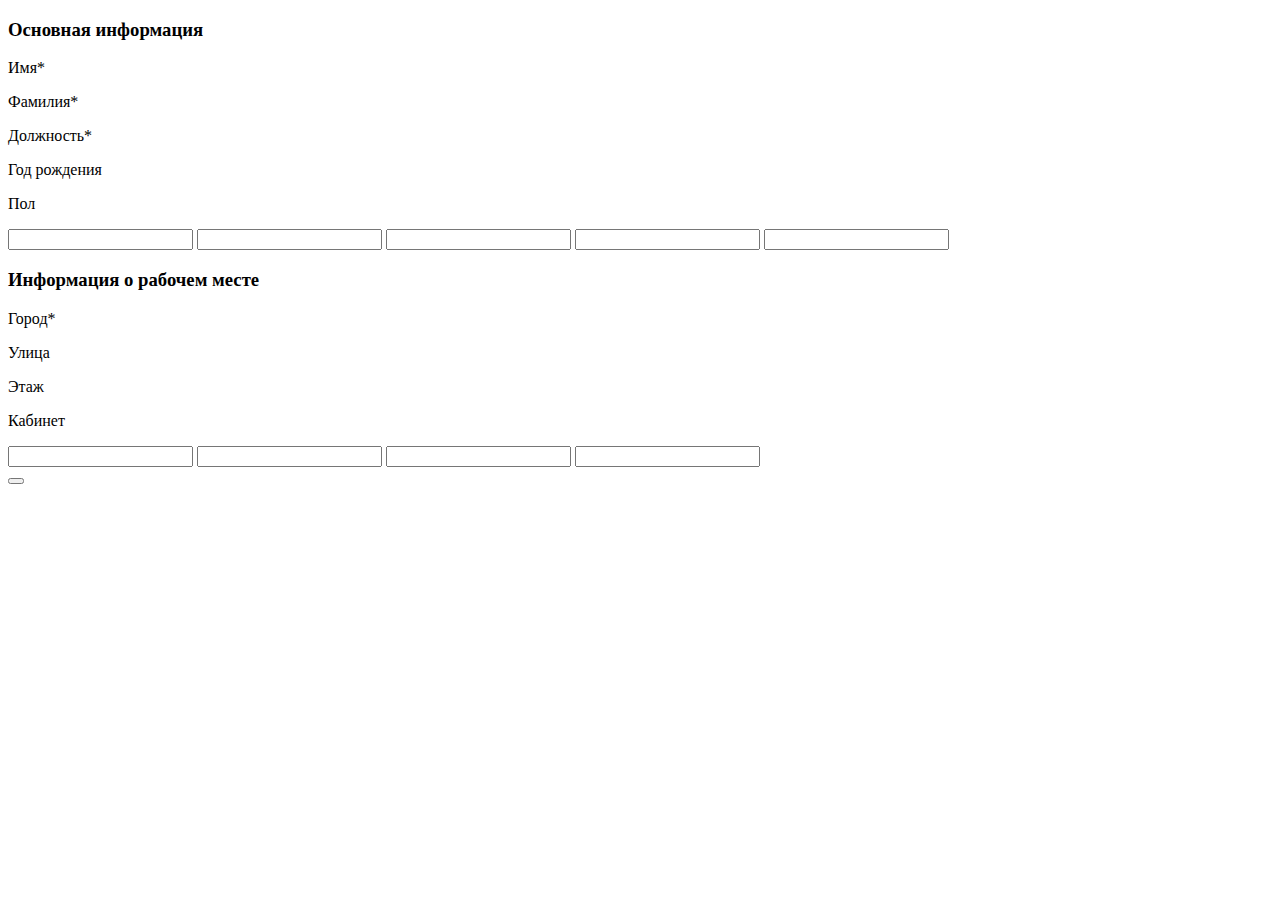
<file: src/main/resources/templates/activation.html>
<!DOCTYPE html>
<html xmlns:th="http://www.thymeleaf.org">
<head>
    <meta charset="UTF-8">
    <title>Активация</title>
    <link rel="stylesheet" th:href="@{/activationStyle.css}" />
    <link rel="stylesheet" th:href="@{/style.css}" />
    <link rel="preconnect" href="https://fonts.googleapis.com">
    <link rel="preconnect" href="https://fonts.gstatic.com" crossorigin>
    <link href="https://fonts.googleapis.com/css2?family=Jura:wght@300..700&family=Montserrat+Alternates:ital,wght@0,100;0,200;0,300;0,400;0,500;0,600;0,700;0,800;0,900;1,100;1,200;1,300;1,400;1,500;1,600;1,700;1,800;1,900&family=Montserrat:ital,wght@0,100..900;1,100..900&family=Nunito:ital,wght@0,200..1000;1,200..1000&family=Open+Sans:ital,wght@0,300..800;1,300..800&family=Sour+Gummy:ital,wght@0,100..900;1,100..900&display=swap" rel="stylesheet">
</head>
<body>
    <div class="container">
        <div th:replace="~{staticElement :: navbar}">

        </div>

        <div th:replace="~{staticElement :: sidebar}">

        </div>

        <form class="mainContentContainer" th:action="@{/activation}" method="post">
            <div class="mainInfo">
                <input type="hidden" name="userId" th:value="${userId}">
                <h3>Основная информация</h3>

                <div class="staticData">
                    <p>Имя*</p>
                    <p>Фамилия*</p>
                    <p>Должность*</p>
                    <p>Год рождения</p>
                    <p>Пол</p>
                </div>

                <div class="dynamicData">
                    <input type="text" name="firstName" required>
                    <input type="text" name="lastName" required>
                    <input type="text" name="position" required>
                    <input type="text" name="dob">
                    <input type="text" name="gender">
                </div>
            </div>

            <div class="placeInfo">
                <h3>Информация о рабочем месте</h3>

                <div class="staticData">
                    <p>Город*</p>
                    <p>Улица</p>
                    <p>Этаж</p>
                    <p>Кабинет</p>
                </div>

                <div class="dynamicData">
                    <input type="text" name="city" required>
                    <input type="text" name="street">
                    <input type="text" name="officeFloor">
                    <input type="text" name="officeNumber">
                </div>
            </div>
            <div class="confirm">
                <button type="submit"></button>
            </div>
        </form>
    </div>
</body>
</html>
</file>
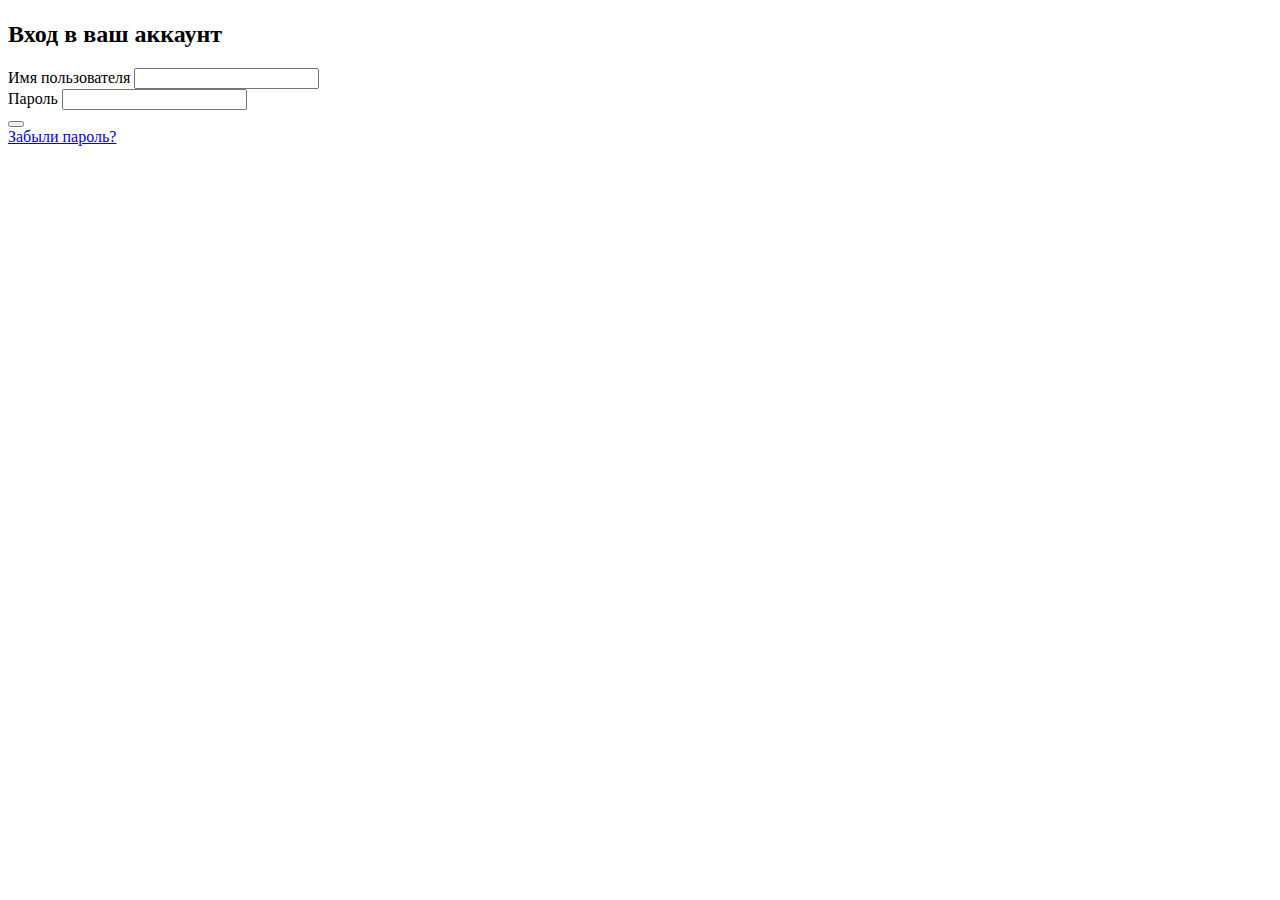
<file: src/main/resources/templates/auth.html>
<!DOCTYPE html>
<html xmlns:th="http://www.thymeleaf.org" >
    <head>
        <meta charset="UTF-8"/>
        <title>Регистрация</title>
        <link rel="stylesheet" th:href="@{/authStyle.css}" />
        <link rel="preconnect" href="https://fonts.googleapis.com">
        <link rel="preconnect" href="https://fonts.gstatic.com" crossorigin>
        <link href="https://fonts.googleapis.com/css2?family=Jura:wght@300..700&family=Montserrat+Alternates:ital,wght@0,100;0,200;0,300;0,400;0,500;0,600;0,700;0,800;0,900;1,100;1,200;1,300;1,400;1,500;1,600;1,700;1,800;1,900&family=Montserrat:ital,wght@0,100..900;1,100..900&family=Nunito:ital,wght@0,200..1000;1,200..1000&family=Open+Sans:ital,wght@0,300..800;1,300..800&family=Sour+Gummy:ital,wght@0,100..900;1,100..900&display=swap" rel="stylesheet">
    </head>

    <body>
      <div class="container">

        <div class="timeDependentImage">
          <!-- <img src="#"> -->
        </div>

        <div class="authField">

          <div class="helloTimeDependentText">
            <h1 th:text="${today}"></h1>
          </div>

          <div class="authForm">
            <h2>Вход в ваш аккаунт</h2>
            
            <div class="usernameInput">
              <label for="username">Имя пользователя</label>
              <input type="text" id="username" name="username" required> 
            </div>

            <div class="passwordInput">
              <label for="username">Пароль</label>
              <input type="password" id="password" name="password" required>
            </div>
          </div>

          <div class="confirmButton">
            <button></button>
            <div><a href="#">Забыли пароль?</a></div>
          </div>

        </div>
      </div>
    </body>
</html>
</file>
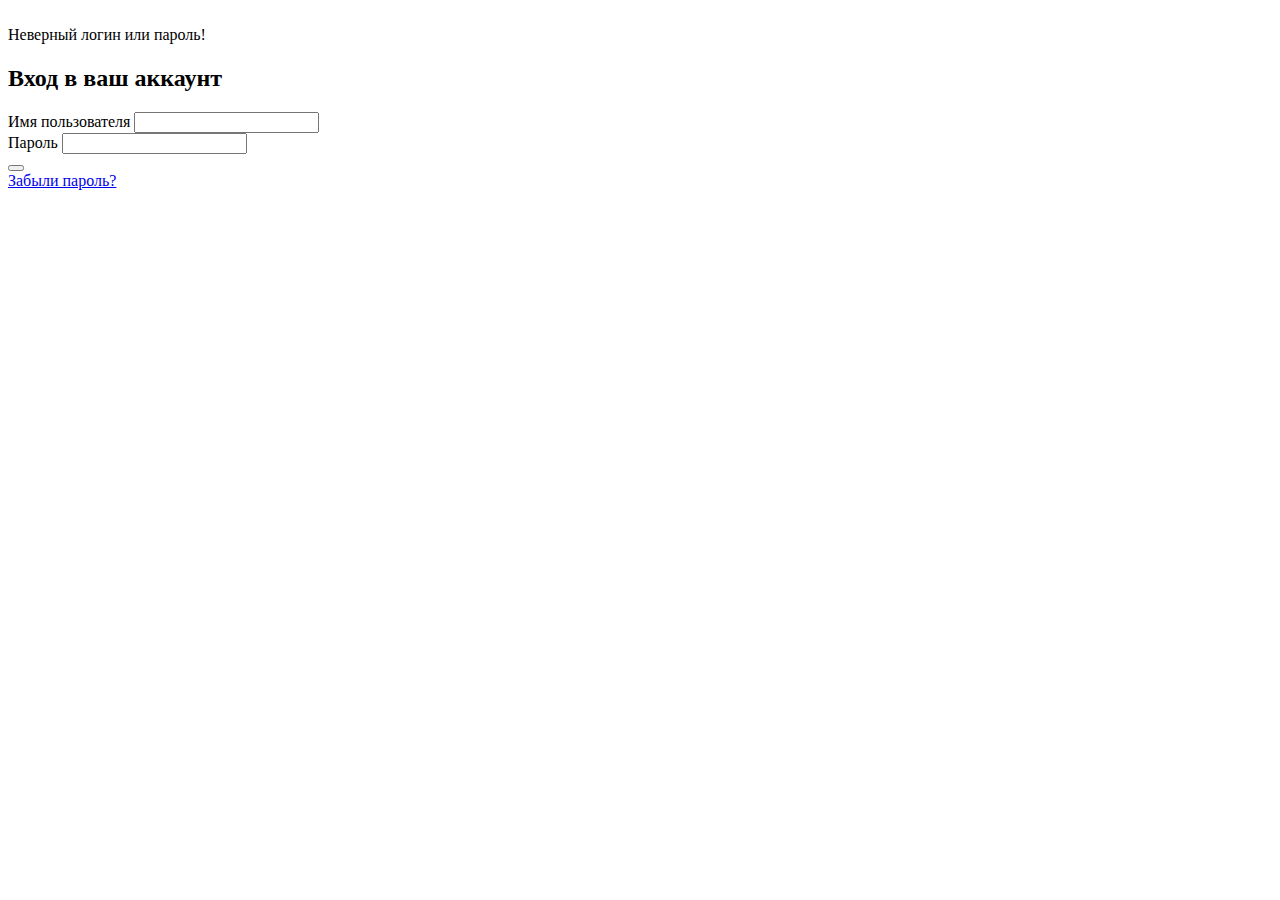
<file: src/main/resources/templates/login.html>
<!DOCTYPE html>
<html xmlns:th="http://www.thymeleaf.org" >
    <head>
        <meta charset="UTF-8"/>
        <title>Вход</title>
        <link rel="stylesheet" th:href="@{/loginStyle.css}" />
        <link rel="preconnect" href="https://fonts.googleapis.com">
        <link rel="preconnect" href="https://fonts.gstatic.com" crossorigin>
        <link href="https://fonts.googleapis.com/css2?family=Jura:wght@300..700&family=Montserrat+Alternates:ital,wght@0,100;0,200;0,300;0,400;0,500;0,600;0,700;0,800;0,900;1,100;1,200;1,300;1,400;1,500;1,600;1,700;1,800;1,900&family=Montserrat:ital,wght@0,100..900;1,100..900&family=Nunito:ital,wght@0,200..1000;1,200..1000&family=Open+Sans:ital,wght@0,300..800;1,300..800&family=Sour+Gummy:ital,wght@0,100..900;1,100..900&display=swap" rel="stylesheet">
    </head>

    <body>
      <div class="container">

        <div class="timeDependentImage">
            <img th:src="@{/120135.jpg}">
        </div>

        <div class="authField">

            <div th:if="${param.error}" class="alert alert-danger">
                Неверный логин или пароль!
            </div>

          <div class="helloTimeDependentText">
            <h1 th:text="${today}"></h1>
          </div>

          <form class="authForm" th:action="@{/login}" method="post">
              <input type="hidden" th:name="${_csrf.parameterName}" th:value="${_csrf.token}">

            <h2>Вход в ваш аккаунт</h2>
            
            <div class="usernameInput">
              <label for="username">Имя пользователя</label>
              <input type="text" id="username" name="username" required> 
            </div>

            <div class="passwordInput">
              <label for="password">Пароль</label>
              <input type="password" id="password" name="password" required>
            </div>

              <div class="confirmButton">
                  <button class="button" type="submit"></button>
                  <div><a href="#">Забыли пароль?</a></div>
              </div>
          </form>

        </div>
      </div>
    </body>
</html>
</file>
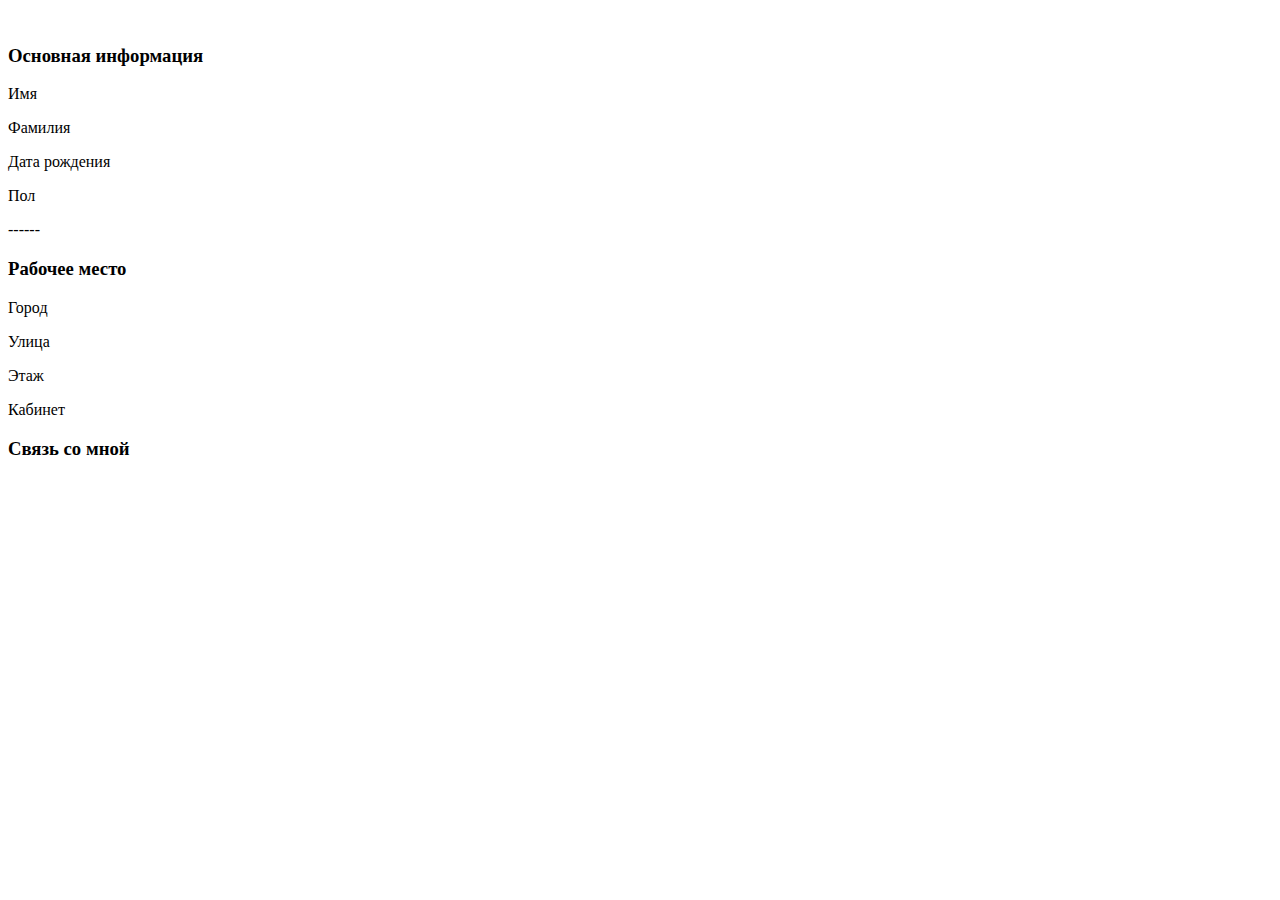
<file: src/main/resources/templates/profile.html>
<!DOCTYPE html>
<html xmlns:th="http://www.thymeleaf.org">
    <head>
        <meta charset="UTF-8"/>
        <title>Профиль</title>
        <link rel="stylesheet" th:href="@{/profileStyle.css}" />
        <link rel="stylesheet" th:href="@{/style.css}" />
        <link rel="preconnect" href="https://fonts.googleapis.com">
        <link rel="preconnect" href="https://fonts.gstatic.com" crossorigin>
        <link href="https://fonts.googleapis.com/css2?family=Jura:wght@300..700&family=Montserrat+Alternates:ital,wght@0,100;0,200;0,300;0,400;0,500;0,600;0,700;0,800;0,900;1,100;1,200;1,300;1,400;1,500;1,600;1,700;1,800;1,900&family=Montserrat:ital,wght@0,100..900;1,100..900&family=Nunito:ital,wght@0,200..1000;1,200..1000&family=Open+Sans:ital,wght@0,300..800;1,300..800&family=Sour+Gummy:ital,wght@0,100..900;1,100..900&display=swap" rel="stylesheet">
    </head>

    <body>
        <div class="container">

            <div th:replace="~{staticElement :: navbar}">

            </div>

            <div th:replace="~{staticElement :: sidebar}">

            </div>

            <div class="mainContentContainer">
                    <div class="profileCard">
                        <div class="profileImage">
                            <img th:src="@{/120135.jpg}">
                        </div>

                        <div class="about">
                            <h3 th:text="${profile.lastName} + ' ' + ${profile.firstName}"></h3>
                            <p th:text="${profile.position}">
                        </div>
                    </div>

                    <div class="mainInfo">
                        <h3>Основная информация</h3>
                        <div class="staticData">
                            <p>Имя</p>
                            <p>Фамилия</p>
                            <p>Дата рождения</p>
                            <p>Пол</p>
                        </div>
                        
                        <div class="dynamicData">
                            <p th:text="${profile.firstName}">

                            <p th:text="${profile.lastName}">

                            <p th:if="${profile.doB != null}"
                               th:text="${#temporals.format(profile.doB.toLocalDate(), 'dd.MM.yyyy')}">
                            <p th:unless="${profile.doB != null}">------</p>

                            <p th:text="${!profile.gender.isEmpty()} ? ${profile.gender} : '------'"></p>
                        </div>
                    </div>

                    <div class="workplaceInfo">
                        <h3>Рабочее место</h3>
                        <div class="staticData">
                            <p>Город</p>
                            <p>Улица</p>
                            <p>Этаж</p>
                            <p>Кабинет</p>
                        </div>
                        
                        <div class="dynamicData">
                            <p th:text="${profile.city}"></p>

                            <p th:text="${!profile.street.isEmpty()} ? ${profile.street} : '------'"></p>

                            <p th:text="${!profile.officeFloor.isEmpty()} ? ${profile.officeFloor} : '------'"></p>

                            <p th:text="${!profile.officeNumber.isEmpty()} ? ${profile.officeNumber} : '------'"></p>
                        </div>

                    </div>

                    <div class="feedback">
                        <h3>Связь со мной</h3>

                    </div>
            </div>
        </div>      
    </body>
</html>
</file>
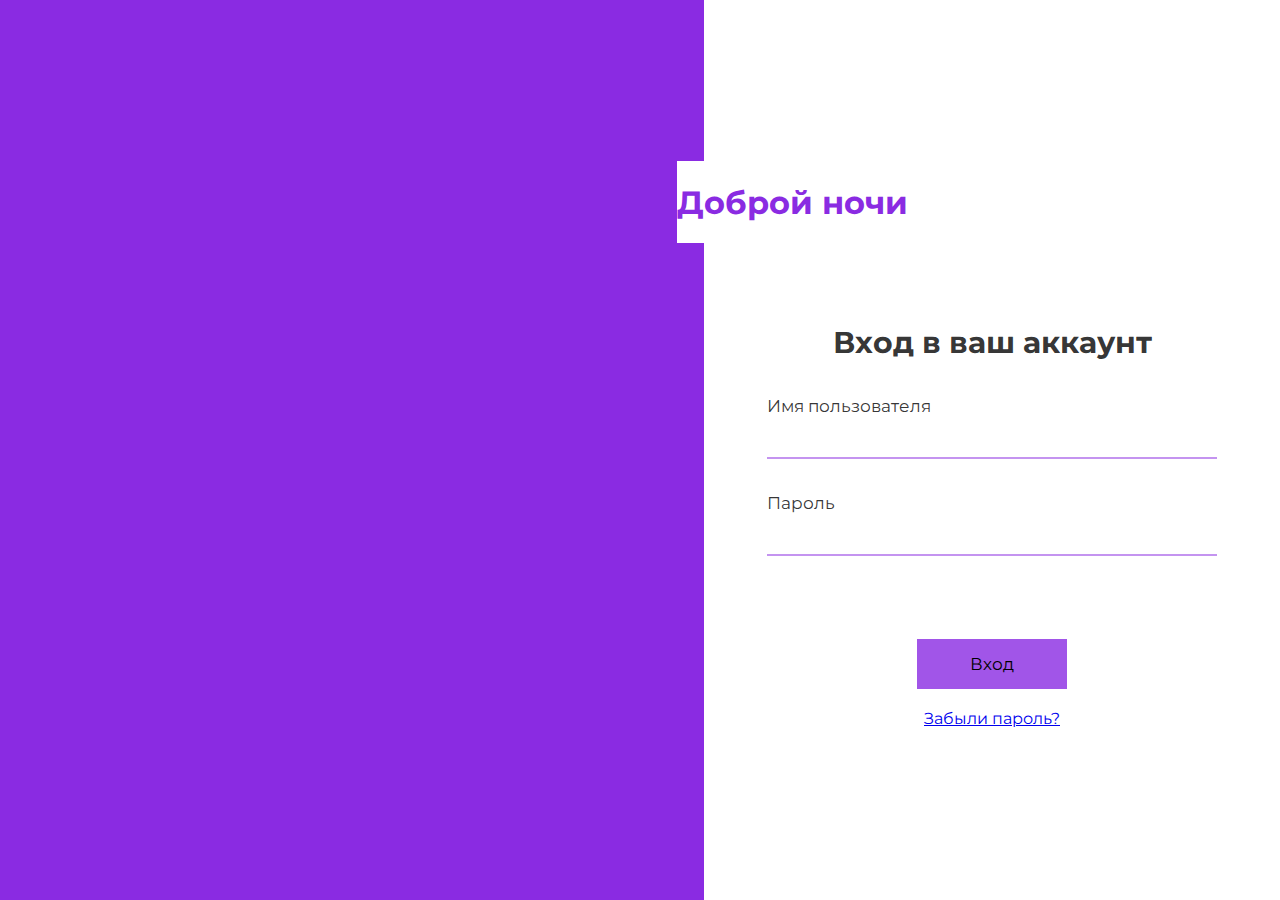
<file: src/main/java/org/example/html/reg.html>
<!DOCTYPE html>
<html>
    <head>
        <meta charset="UTF-8"/>
        <title>Регистрация</title>
        <link rel="stylesheet" href="authStyle.css" />
        <link rel="preconnect" href="https://fonts.googleapis.com">
        <link rel="preconnect" href="https://fonts.gstatic.com" crossorigin>
        <link href="https://fonts.googleapis.com/css2?family=Jura:wght@300..700&family=Montserrat+Alternates:ital,wght@0,100;0,200;0,300;0,400;0,500;0,600;0,700;0,800;0,900;1,100;1,200;1,300;1,400;1,500;1,600;1,700;1,800;1,900&family=Montserrat:ital,wght@0,100..900;1,100..900&family=Nunito:ital,wght@0,200..1000;1,200..1000&family=Open+Sans:ital,wght@0,300..800;1,300..800&family=Sour+Gummy:ital,wght@0,100..900;1,100..900&display=swap" rel="stylesheet">
    </head>

    <body>
      <div class="container">

        <div class="timeDependentImage">
          <!-- <img src="#"> -->
        </div>

        <div class="authField">

          <div class="helloTimeDependentText">
            <h1>Доброй ночи</h1>
          </div>

          <div class="authForm">
            <h2>Вход в ваш аккаунт</h2>
            
            <div class="usernameInput">
              <label for="username">Имя пользователя</label>
              <input type="text" id="username" name="username" required> 
            </div>

            <div class="passwordInput">
              <label for="username">Пароль</label>
              <input type="password" id="password" name="password" required>
            </div>
          </div>

          <div class="confirmButton">
            <button></button>
            <div><a href="#">Забыли пароль?</a></div>
          </div>

        </div>
      </div>
    </body>
</html>
</file>
<file: src/main/java/org/example/html/authStyle.css>
body {
    display: flex;
    height: 100vh;
    margin: 0;
}
.container {
    display: grid;
    grid-template-columns: 55% 45%;
    flex: 1;
}

.timeDependentImage { 
    grid-column: 1;
    grid-row: 1;
    background-color: blueviolet;
}

.timeDependentImage img {
    width: 100%;
    height: 100%;
    object-fit: cover;
}

.authField { 
    background-color: white; 

    grid-column: 2;
    grid-row: 1;
    
    display: grid;
    grid-template-columns: 70vh;
    grid-template-rows: 10vh 40vh 10vh auto;
    grid-row-gap: 2%;
    align-content: center;
    justify-content: center;

    font-family: 'Montserrat';
}

.helloTimeDependentText {
    background-color: white;

    grid-column: 1;
    grid-row: 1;
    text-align: left;
    align-self: end;

    color:blueviolet
}

.authForm {
    grid-column: 1;
    grid-row: 2;
    text-align: left;

    display: grid;
    grid-template-columns: 50vh;
    grid-template-rows: 10vh 10vh 10vh;
    grid-row-gap: 2%;
    align-content: center;
    justify-content: center;
}

.authForm h2 {
    grid-column: 1;
    grid-row: 1;
    text-align: center;
    font-size: 30px;
    color: rgba(0, 0, 0, 0.808);
}

.authForm label {
    font-size: 17px;
    color: rgba(0, 0, 0, 0.808);
}

.authForm input {
    margin-top: 1vh;
    border: none;
    border-bottom: blueviolet solid 2px;
    opacity: 0.5;
    height: 30px !important;
    padding-left: 10px;

    font-family: 'Montserrat';
    font-size: medium;

    transition: opacity 0.5s ease-in-out;
}

.authForm input:focus {
    outline: none;
    opacity: 1;
}

.usernameInput {
    grid-column: 1;
    grid-row: 2;
    
    display: flex;
    flex-direction: column;
}

.passwordInput {
    grid-column: 1;
    grid-row: 3;

    display: flex;
    flex-direction: column;
}

.confirmButton {
    grid-column: 1;
    grid-row: 3;
    text-align: center;  
    align-self: top;
}

.confirmButton button {
    height: 50px;
    width: 150px;
    margin-bottom: 20px;

    font-family: 'Montserrat';
    font-size: 17px;
    
    background-color: transparent;
    border: none;
    position: relative;
}

.confirmButton button::after {
    content: 'Вход';
    position: absolute;
    top: 15px;
    left: 0;
    width: 100%;
    height: 100%;
    color: black;
}

.confirmButton button::before {
    content: '';
    position: absolute;
    top: 0;
    left: 0;
    width: 100%;
    height: 100%;
    opacity: 0.8;
    background: blueviolet;
}

.confirmButton button:hover::before {
    opacity: 0.6;
}

.confirmButton button:active::before {
    opacity: 0.9;
}
</file>
